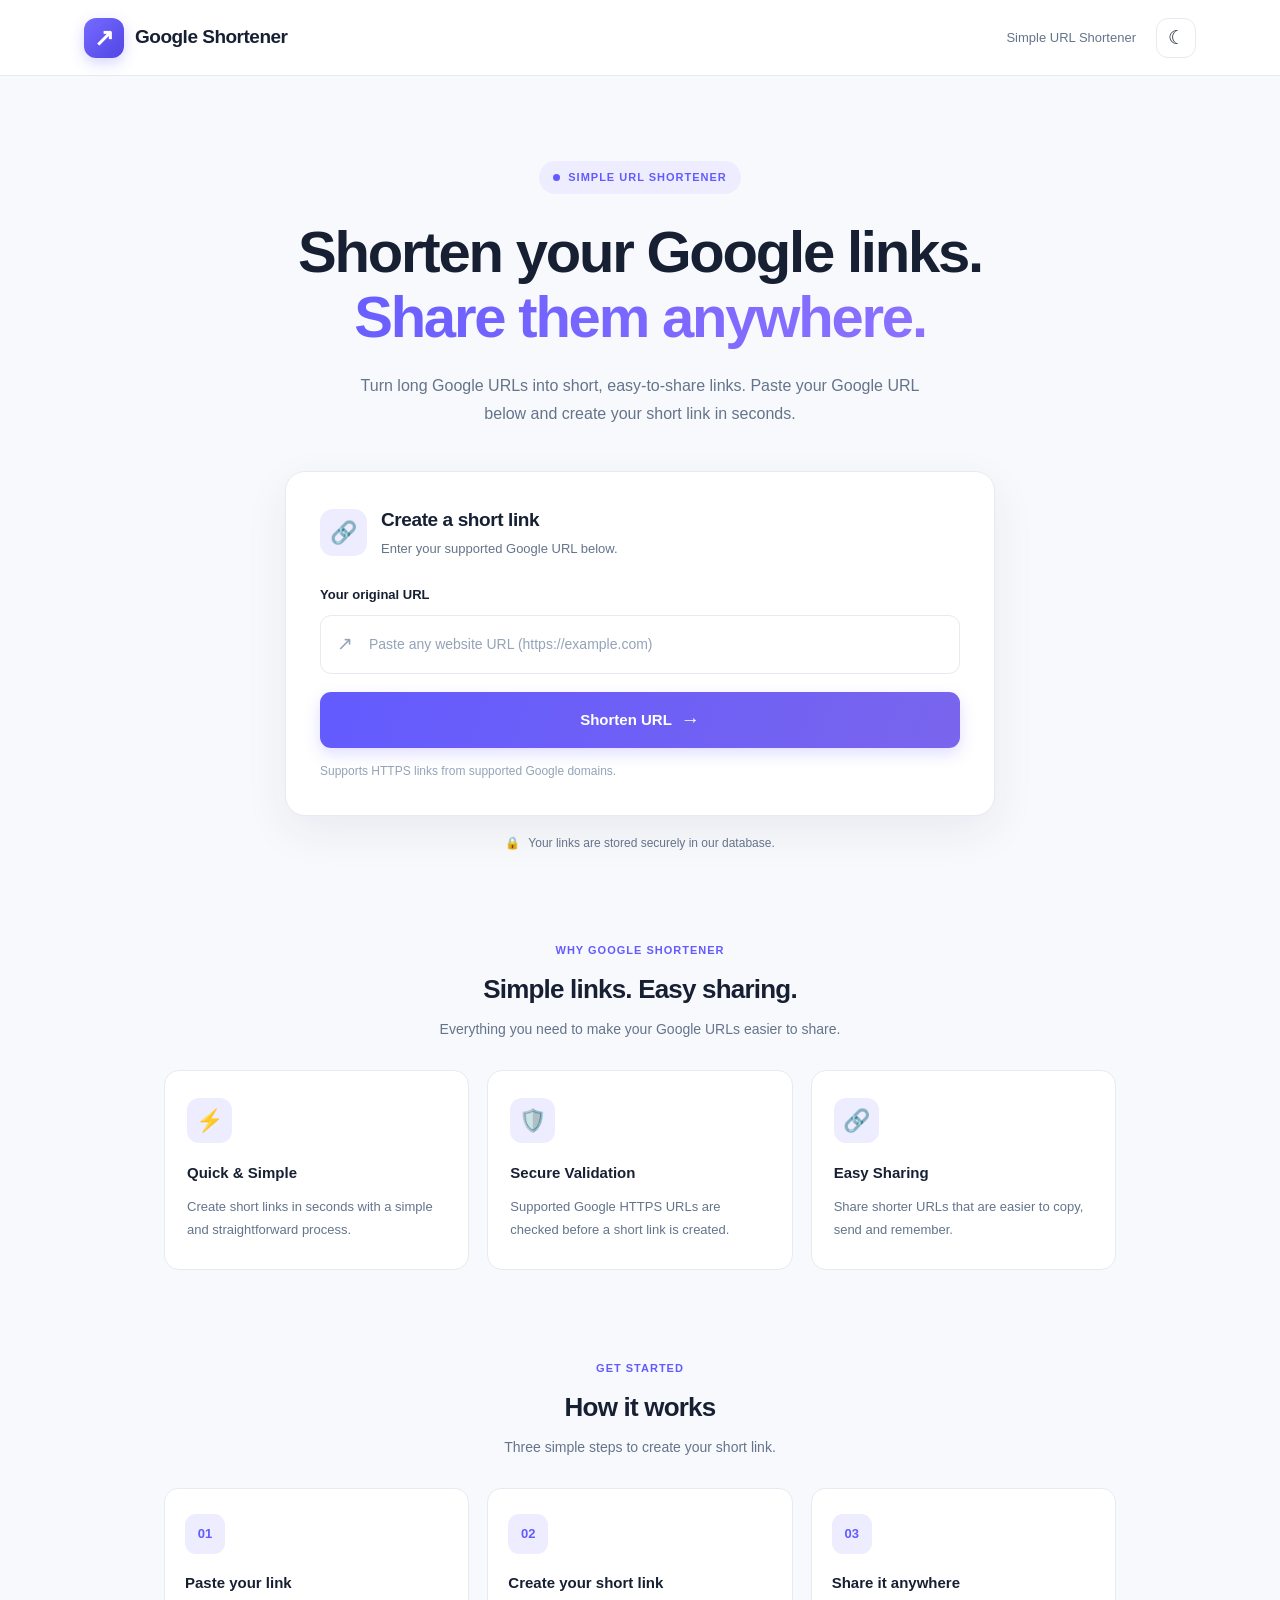
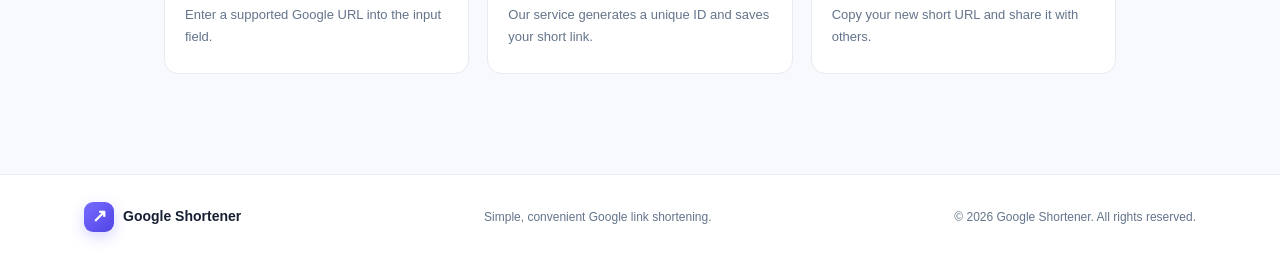
<file: index.html>
<!DOCTYPE html>
<html lang="en" data-theme="light">
<head>
    <meta charset="UTF-8">
    <meta name="viewport" content="width=device-width, initial-scale=1.0">

    <title>Google Shortener — Simple Google URL Shortener</title>

    <meta name="description"
          content="Shorten your supported Google links with Google Shortener. Create simple, secure and easy-to-share short URLs.">

    <meta name="theme-color" content="#f8fafc">

    <link rel="stylesheet" href="css/style.css">
</head>

<body>

    <!-- Navigation -->
    <header class="navbar">
        <div class="nav-container">

            <a href="#" class="brand">
                <span class="brand-icon">↗</span>
                <span>Google Shortener</span>
            </a>

            <div class="nav-actions">
                <span class="nav-label">Simple URL Shortener</span>

                <button
                    type="button"
                    class="theme-toggle"
                    id="themeToggle"
                    aria-label="Toggle color theme"
                    title="Toggle theme"
                >
                    <span id="themeIcon">☀</span>
                </button>
            </div>

        </div>
    </header>


    <!-- Main Content -->
    <main class="main">

        <!-- Hero Section -->
        <section class="hero">

            <span class="tag">
                <span class="tag-dot"></span>
                SIMPLE URL SHORTENER
            </span>

            <h1>
                Shorten your Google links.
                <span>Share them anywhere.</span>
            </h1>

            <p>
                Turn long Google URLs into short, easy-to-share links.
                Paste your Google URL below and create your short link
                in seconds.
            </p>

        </section>


        <!-- URL Shortener -->
        <section class="shortener-section">

            <div class="shortener-card">

                <div class="card-heading">
                    <div class="card-icon">🔗</div>

                    <div>
                        <h2>Create a short link</h2>
                        <p>Enter your supported Google URL below.</p>
                    </div>
                </div>


                <form id="shortenerForm" novalidate>

                    <label for="googleUrl">
                        Your original URL
                    </label>

                    <div class="input-wrapper">
                        <span class="input-icon">↗</span>

                        <input
                            type="url"
                            id="googleUrl"
                            placeholder="Paste any website URL (https://example.com)"
                            autocomplete="url"
                            required
                        >
                    </div>

                    <button
                        type="submit"
                        id="shortenButton"
                        class="shorten-button"
                    >
                        Shorten URL
                        <span>→</span>
                    </button>

                    <p class="helper-text">
                        Supports HTTPS links from supported Google domains.
                    </p>

                </form>


                <!-- API Success / Error Messages -->
                <div
                    id="message"
                    class="message"
                    role="status"
                    aria-live="polite"
                    hidden
                ></div>

            </div>

            <p class="security-note">
                <span>🔒</span>
                Your links are stored securely in our database.
            </p>

        </section>


        <!-- Features -->
        <section class="features">

            <div class="section-heading">
                <span class="section-label">WHY GOOGLE SHORTENER</span>
                <h2>Simple links. Easy sharing.</h2>
                <p>Everything you need to make your Google URLs easier to share.</p>
            </div>


            <div class="feature-grid">

                <article class="feature">
                    <div class="feature-icon">⚡</div>

                    <h3>Quick & Simple</h3>

                    <p>
                        Create short links in seconds with a simple
                        and straightforward process.
                    </p>
                </article>


                <article class="feature">
                    <div class="feature-icon">🛡️</div>

                    <h3>Secure Validation</h3>

                    <p>
                        Supported Google HTTPS URLs are checked
                        before a short link is created.
                    </p>
                </article>


                <article class="feature">
                    <div class="feature-icon">🔗</div>

                    <h3>Easy Sharing</h3>

                    <p>
                        Share shorter URLs that are easier to copy,
                        send and remember.
                    </p>
                </article>

            </div>

        </section>


        <!-- How It Works -->
        <section class="how-it-works">

            <div class="section-heading">
                <span class="section-label">GET STARTED</span>
                <h2>How it works</h2>
                <p>Three simple steps to create your short link.</p>
            </div>


            <div class="steps">

                <article class="step">
                    <span class="step-number">01</span>

                    <h3>Paste your link</h3>

                    <p>
                        Enter a supported Google URL into the input field.
                    </p>
                </article>


                <article class="step">
                    <span class="step-number">02</span>

                    <h3>Create your short link</h3>

                    <p>
                        Our service generates a unique ID and saves
                        your short link.
                    </p>
                </article>


                <article class="step">
                    <span class="step-number">03</span>

                    <h3>Share it anywhere</h3>

                    <p>
                        Copy your new short URL and share it with others.
                    </p>
                </article>

            </div>

        </section>

    </main>


    <!-- Footer -->
    <footer class="footer">

        <div class="footer-container">

            <a href="#" class="footer-brand">
                <span class="brand-icon">↗</span>
                Google Shortener
            </a>

            <p>
                Simple, convenient Google link shortening.
            </p>

            <span class="copyright">
                © 2026 Google Shortener. All rights reserved.
            </span>

        </div>

    </footer>


    <!-- JavaScript -->
    <script src="js/app.js"></script>
    <script src="js/theme.js"></script>

</body>
</html>
</file>
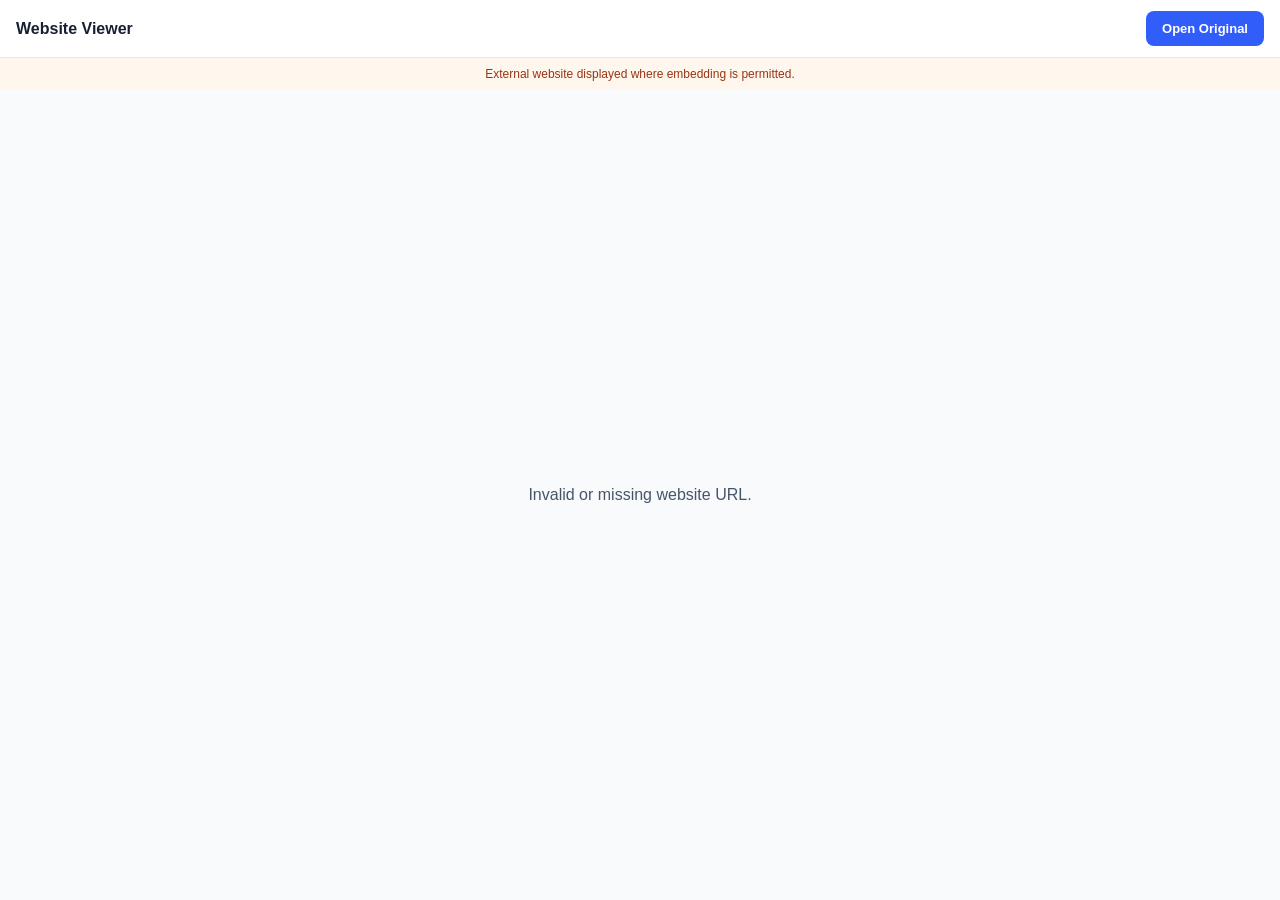
<file: masking/index.html>
<!DOCTYPE html>
<html lang="en">
<head>
    <meta charset="UTF-8">
    <meta name="viewport" content="width=device-width, initial-scale=1.0">

    <title>Website Viewer</title>

    <style>
        * {
            margin: 0;
            padding: 0;
            box-sizing: border-box;
        }

        body {
            font-family: Arial, sans-serif;
            background: #f8fafc;
            height: 100vh;
            overflow: hidden;
        }

        .viewer {
            height: 100vh;
            display: flex;
            flex-direction: column;
        }

        .toolbar {
            min-height: 58px;
            padding: 10px 16px;
            display: flex;
            align-items: center;
            justify-content: space-between;
            gap: 12px;
            background: #ffffff;
            border-bottom: 1px solid #e2e8f0;
        }

        .brand {
            font-size: 16px;
            font-weight: 700;
            color: #172033;
        }

        .open-button {
            padding: 10px 16px;
            border-radius: 8px;
            background: #315efb;
            color: #ffffff;
            text-decoration: none;
            font-size: 13px;
            font-weight: 600;
        }

        .frame-container {
            flex: 1;
            position: relative;
            background: #ffffff;
        }

        iframe {
            width: 100%;
            height: 100%;
            border: none;
            display: block;
            background: #ffffff;
        }

        .loading {
            position: absolute;
            inset: 0;
            display: flex;
            align-items: center;
            justify-content: center;
            flex-direction: column;
            gap: 12px;
            background: #f8fafc;
            color: #475569;
            z-index: 2;
        }

        .spinner {
            width: 35px;
            height: 35px;
            border: 4px solid #dbeafe;
            border-top-color: #315efb;
            border-radius: 50%;
            animation: spin 0.8s linear infinite;
        }

        @keyframes spin {
            to {
                transform: rotate(360deg);
            }
        }

        .hidden {
            display: none;
        }

        .notice {
            padding: 9px 14px;
            background: #fff7ed;
            color: #9a3412;
            font-size: 12px;
            text-align: center;
        }

        @media (max-width: 500px) {
            .toolbar {
                padding: 10px;
            }

            .brand {
                font-size: 14px;
            }

            .open-button {
                padding: 9px 11px;
            }
        }
    </style>
</head>

<body>

    <main class="viewer">

        <header class="toolbar">
            <div class="brand">Website Viewer</div>

            <a
                id="openOriginal"
                class="open-button"
                href="#"
                target="_blank"
                rel="noopener noreferrer"
            >
                Open Original
            </a>
        </header>

        <div class="notice">
            External website displayed where embedding is permitted.
        </div>

        <section class="frame-container">

            <div class="loading" id="loading">
                <div class="spinner"></div>
                <p>Loading website...</p>
            </div>

            <iframe
                id="websiteFrame"
                title="External website"
                referrerpolicy="no-referrer"
                allowfullscreen
            ></iframe>

        </section>

    </main>

    <script>
        "use strict";

        const params = new URLSearchParams(window.location.search);
        const destination = params.get("url");

        const frame = document.getElementById("websiteFrame");
        const loading = document.getElementById("loading");
        const openOriginal = document.getElementById("openOriginal");

        // Validate destination URL.
        function validateDestination(value) {
            try {
                const url = new URL(value);

                return (
                    url.protocol === "https:" &&
                    !url.username &&
                    !url.password &&
                    !url.port &&
                    url.hostname.includes(".") &&
                    !url.hostname.startsWith("[") &&
                    !/^\d{1,3}(\.\d{1,3}){3}$/.test(url.hostname) &&
                    url.hostname !== "localhost" &&
                    !url.hostname.endsWith(".localhost") &&
                    !url.hostname.endsWith(".local") &&
                    !url.hostname.endsWith(".internal")
                );
            } catch {
                return false;
            }
        }

        // Domains that require direct navigation.
        const blockedDomains = [
            "google.com",
            "youtube.com",
            "youtu.be",
            "facebook.com",
            "instagram.com"
        ];

        // Match exact domain and its subdomains.
        function requiresRedirect(hostname) {
            return blockedDomains.some(domain => {
                return (
                    hostname === domain ||
                    hostname.endsWith("." + domain)
                );
            });
        }

        if (!destination || !validateDestination(destination)) {

            loading.innerHTML =
                "<p>Invalid or missing website URL.</p>";

        } else {

            const destinationUrl = new URL(destination);
            const hostname = destinationUrl.hostname.toLowerCase();

            openOriginal.href = destination;

            if (requiresRedirect(hostname)) {

                // Open known non-embeddable platforms directly.
                window.location.replace(destination);

            } else {

                // Display other websites where embedding is permitted.
                frame.addEventListener("load", function () {
                    loading.classList.add("hidden");
                });

                frame.src = destination;
            }
        }
    </script>

</body>
</html>
</file>
<file: css/style.css>
/* ========================================
   GOOGLE SHORTENER - PROFESSIONAL DESIGN
======================================== */

* {
    margin: 0;
    padding: 0;
    box-sizing: border-box;
}

:root {
    color-scheme: light;

    --primary: #635bff;
    --primary-dark: #5145e5;
    --primary-soft: #eeedff;

    --text: #172033;
    --muted: #64748b;
    --subtle: #94a3b8;

    --border: #e8eaf2;
    --background: #f8f9fc;
    --surface: #ffffff;
    --input-background: #ffffff;

    --success-bg: #effaf3;
    --success-text: #166534;
    --success-border: #ccebd5;

    --error-bg: #fff1f0;
    --error-text: #b42318;
    --error-border: #ffd4d0;

    --shadow: 0 15px 45px rgba(35, 40, 85, 0.07);
}

html {
    scroll-behavior: smooth;
}

body {
    font-family: Inter, -apple-system, BlinkMacSystemFont,
        "Segoe UI", Arial, sans-serif;

    background: var(--background);
    color: var(--text);
    min-height: 100vh;
    line-height: 1.5;

    transition:
        background 0.25s ease,
        color 0.25s ease;
}

/* DARK THEME */

html[data-theme="dark"] {
    color-scheme: dark;

    --primary: #8b83ff;
    --primary-dark: #756bff;
    --primary-soft: #29264a;

    --text: #f1f3f9;
    --muted: #a5aec0;
    --subtle: #8792a7;

    --border: #30364a;
    --background: #111522;
    --surface: #1a2030;
    --input-background: #141a28;

    --success-bg: #142b22;
    --success-text: #a4e6b8;
    --success-border: #28563a;

    --error-bg: #321e23;
    --error-text: #ffb4ac;
    --error-border: #69343b;

    --shadow: 0 15px 45px rgba(0, 0, 0, 0.2);
}

/* NAVIGATION */

.navbar {
    width: 100%;
    height: 76px;

    background: var(--surface);
    border-bottom: 1px solid var(--border);

    display: flex;
    align-items: center;

    transition: background 0.25s ease;
}

.nav-container {
    width: 100%;
    max-width: 1160px;
    margin: auto;
    padding: 0 24px;

    display: flex;
    align-items: center;
    justify-content: space-between;
}

.brand {
    display: flex;
    align-items: center;
    gap: 11px;

    color: var(--text);
    text-decoration: none;

    font-size: 19px;
    font-weight: 750;
    letter-spacing: -0.5px;
}

.brand-icon {
    width: 40px;
    height: 40px;

    display: flex;
    align-items: center;
    justify-content: center;

    background: linear-gradient(135deg, #766bff, #5145e5);
    color: #ffffff;

    border-radius: 12px;
    font-size: 24px;

    box-shadow: 0 5px 14px rgba(99, 91, 255, 0.25);
}

.nav-actions {
    display: flex;
    align-items: center;
    gap: 20px;
}

.nav-label {
    color: var(--muted);
    font-size: 13px;
}

.theme-toggle {
    width: 40px;
    height: 40px;

    border: 1px solid var(--border);
    border-radius: 12px;

    background: var(--surface);
    color: var(--text);

    font-size: 19px;
    cursor: pointer;

    display: flex;
    align-items: center;
    justify-content: center;

    transition: 0.2s;
}

.theme-toggle:hover {
    background: var(--primary-soft);
    border-color: var(--primary);
    transform: translateY(-2px);
}

/* MAIN */

.main {
    width: 100%;
    max-width: 1000px;

    margin: auto;
    padding: 85px 24px 80px;
}

/* HERO */

.hero {
    max-width: 760px;
    margin: 0 auto 42px;

    text-align: center;
}

.tag {
    display: inline-flex;
    align-items: center;
    gap: 8px;

    padding: 8px 14px;

    background: var(--primary-soft);
    color: var(--primary);

    border-radius: 30px;

    font-size: 11px;
    font-weight: 750;
    letter-spacing: 1px;

    margin-bottom: 25px;
}

.tag-dot {
    width: 7px;
    height: 7px;

    background: var(--primary);
    border-radius: 50%;
}

.hero h1 {
    font-size: clamp(36px, 6vw, 58px);
    line-height: 1.13;

    letter-spacing: -2.2px;
    font-weight: 800;

    margin-bottom: 22px;
}

.hero h1 span {
    display: block;

    background: linear-gradient(100deg, #635bff, #9274ff);
    background-clip: text;
    -webkit-background-clip: text;
    -webkit-text-fill-color: transparent;
}

.hero p {
    max-width: 580px;
    margin: auto;

    color: var(--muted);

    font-size: 16px;
    line-height: 1.8;
}

/* SHORTENER */

.shortener-section {
    max-width: 710px;
    margin: auto;
}

.shortener-card {
    padding: 34px;

    background: var(--surface);
    border: 1px solid var(--border);
    border-radius: 20px;

    box-shadow: var(--shadow);

    transition: background 0.25s ease;
}

.card-heading {
    display: flex;
    align-items: center;
    gap: 14px;

    margin-bottom: 27px;
}

.card-icon {
    width: 47px;
    height: 47px;

    display: flex;
    align-items: center;
    justify-content: center;

    background: var(--primary-soft);
    color: var(--primary);

    border-radius: 13px;
    font-size: 22px;
}

.card-heading h2 {
    font-size: 19px;
    letter-spacing: -0.4px;
    margin-bottom: 4px;
}

.card-heading p {
    color: var(--muted);
    font-size: 13px;
}

.shortener-card label {
    display: block;

    font-size: 13px;
    font-weight: 700;

    margin-bottom: 10px;
}

.input-wrapper {
    position: relative;
}

.input-icon {
    position: absolute;
    left: 17px;
    top: 50%;

    transform: translateY(-50%);

    color: var(--subtle);
    font-size: 19px;
}

.shortener-card input {
    width: 100%;
    height: 59px;

    padding: 0 17px 0 48px;

    background: var(--input-background);
    color: var(--text);

    border: 1px solid var(--border);
    border-radius: 11px;

    outline: none;
    font-size: 14px;

    transition: 0.2s;
}

.shortener-card input::placeholder {
    color: var(--subtle);
}

.shortener-card input:focus {
    border-color: var(--primary);

    box-shadow: 0 0 0 4px
        rgba(99, 91, 255, 0.11);
}

.shorten-button {
    width: 100%;
    height: 56px;

    margin-top: 18px;

    display: flex;
    align-items: center;
    justify-content: center;
    gap: 9px;

    background: linear-gradient(110deg, #635bff, #7965ed);
    color: #ffffff;

    border: none;
    border-radius: 11px;

    font-size: 15px;
    font-weight: 750;

    cursor: pointer;

    box-shadow: 0 6px 16px
        rgba(99, 91, 255, 0.2);

    transition: 0.2s;
}

.shorten-button:hover {
    background: linear-gradient(110deg, #5145e5, #6955d9);
    transform: translateY(-2px);

    box-shadow: 0 9px 20px
        rgba(99, 91, 255, 0.25);
}

.shorten-button:active {
    transform: translateY(0);
}

.shorten-button:disabled {
    opacity: 0.65;
    cursor: wait;
    transform: none;
}

.shorten-button span {
    font-size: 19px;
}

.helper-text {
    margin-top: 14px;

    color: var(--subtle);
    font-size: 12px;
    line-height: 1.6;
}

/* RESULT MESSAGES */

.message {
    margin-top: 22px;
    padding: 18px;

    border-radius: 12px;

    font-size: 14px;
    line-height: 1.6;

    overflow-wrap: anywhere;
}

.message[hidden] {
    display: none;
}

.message.success {
    color: var(--success-text);
    background: var(--success-bg);
    border: 1px solid var(--success-border);
}

.message.error {
    color: var(--error-text);
    background: var(--error-bg);
    border: 1px solid var(--error-border);
}

/* GENERATED SHORT LINK */

.success-result {
    display: flex;
    flex-direction: column;
    gap: 11px;
}

.success-result p {
    margin: 0;
}

.success-result a.short-link {
    display: block;

    padding: 12px;

    color: var(--primary);
    background: var(--surface);

    border: 1px solid var(--border);
    border-radius: 9px;

    text-decoration: none;
    font-weight: 700;

    overflow-wrap: anywhere;
}

.success-result a.short-link:hover {
    text-decoration: underline;
}

.short-link-actions {
    display: flex;
    flex-wrap: wrap;
    gap: 10px;
}

.short-link-actions button,
.short-link-actions a {
    flex: 1;
    min-width: 120px;

    min-height: 42px;
    padding: 10px 15px;

    display: inline-flex;
    align-items: center;
    justify-content: center;

    border-radius: 9px;

    font-size: 13px;
    font-weight: 700;

    text-decoration: none;
    cursor: pointer;

    transition: 0.2s;
}

.short-link-actions .copy-button {
    background: var(--primary);
    color: #ffffff;
    border: 1px solid var(--primary);
}

.short-link-actions .copy-button:hover {
    background: var(--primary-dark);
}

.short-link-actions .open-button {
    background: var(--surface);
    color: var(--primary);
    border: 1px solid var(--border);
}

.short-link-actions .open-button:hover {
    border-color: var(--primary);
    background: var(--primary-soft);
}

/* SECURITY NOTE */

.security-note {
    margin-top: 18px;

    text-align: center;

    color: var(--muted);
    font-size: 12px;
}

.security-note span {
    margin-right: 5px;
}

/* SECTION HEADINGS */

.section-heading {
    text-align: center;
    margin-bottom: 30px;
}

.section-label {
    display: inline-block;

    color: var(--primary);

    font-size: 11px;
    font-weight: 750;
    letter-spacing: 1px;

    margin-bottom: 12px;
}

.section-heading h2 {
    font-size: 26px;
    letter-spacing: -0.8px;

    margin-bottom: 10px;
}

.section-heading p {
    color: var(--muted);
    font-size: 14px;
}

/* FEATURES */

.features {
    margin-top: 85px;
}

.feature-grid {
    display: grid;
    grid-template-columns: repeat(3, 1fr);
    gap: 18px;
}

.feature {
    padding: 27px 22px;

    background: var(--surface);
    border: 1px solid var(--border);
    border-radius: 15px;

    text-align: left;

    transition:
        transform 0.2s ease,
        border-color 0.2s ease,
        background 0.25s ease;
}

.feature:hover {
    transform: translateY(-4px);
    border-color: var(--primary);
}

.feature-icon {
    width: 45px;
    height: 45px;

    display: flex;
    align-items: center;
    justify-content: center;

    background: var(--primary-soft);
    border-radius: 12px;

    font-size: 22px;
    margin-bottom: 19px;
}

.feature h3 {
    font-size: 15px;
    margin-bottom: 10px;
}

.feature p {
    color: var(--muted);
    font-size: 13px;
    line-height: 1.8;
}

/* HOW IT WORKS */

.how-it-works {
    margin-top: 85px;
}

.steps {
    display: grid;
    grid-template-columns: repeat(3, 1fr);
    gap: 18px;
}

.step {
    padding: 25px 20px;

    background: var(--surface);
    border: 1px solid var(--border);
    border-radius: 14px;

    transition:
        border-color 0.2s ease,
        background 0.25s ease;
}

.step:hover {
    border-color: var(--primary);
}

.step-number {
    display: inline-flex;
    align-items: center;
    justify-content: center;

    width: 40px;
    height: 40px;

    background: var(--primary-soft);
    color: var(--primary);

    border-radius: 11px;

    font-size: 13px;
    font-weight: 800;

    margin-bottom: 18px;
}

.step h3 {
    font-size: 15px;
    margin-bottom: 9px;
}

.step p {
    color: var(--muted);
    font-size: 13px;
    line-height: 1.7;
}

/* FOOTER */

.footer {
    margin-top: 20px;

    background: var(--surface);
    border-top: 1px solid var(--border);

    transition: background 0.25s ease;
}

.footer-container {
    max-width: 1160px;
    margin: auto;
    padding: 27px 24px;

    display: flex;
    align-items: center;
    justify-content: space-between;
    flex-wrap: wrap;
    gap: 15px;
}

.footer-brand {
    display: inline-flex;
    align-items: center;
    gap: 9px;

    color: var(--text);
    text-decoration: none;

    font-size: 14px;
    font-weight: 750;
}

.footer-brand .brand-icon {
    width: 30px;
    height: 30px;
    border-radius: 9px;
    font-size: 18px;
}

.footer-container p,
.copyright {
    color: var(--muted);
    font-size: 12px;
}

/* ACCESSIBILITY */

button:focus-visible,
a:focus-visible,
input:focus-visible {
    outline: 3px solid var(--primary);
    outline-offset: 3px;
}

/* MOBILE RESPONSIVE */

@media (max-width: 700px) {

    .navbar {
        height: 68px;
    }

    .nav-container {
        padding: 0 17px;
    }

    .brand {
        font-size: 16px;
        gap: 8px;
    }

    .brand-icon {
        width: 35px;
        height: 35px;
    }

    .nav-actions {
        gap: 10px;
    }

    .nav-label {
        display: none;
    }

    .main {
        padding: 65px 17px 55px;
    }

    .hero {
        margin-bottom: 33px;
    }

    .hero h1 {
        font-size: clamp(34px, 9vw, 46px);
        letter-spacing: -1.5px;
    }

    .hero p {
        font-size: 14px;
    }

    .shortener-card {
        padding: 24px 19px;
        border-radius: 16px;
    }

    .card-heading h2 {
        font-size: 17px;
    }

    .feature-grid,
    .steps {
        grid-template-columns: 1fr;
        gap: 13px;
    }

    .features,
    .how-it-works {
        margin-top: 65px;
    }

    .feature {
        padding: 22px;
    }

    .step {
        padding: 22px;
    }

    .section-heading h2 {
        font-size: 23px;
    }

    .footer-container {
        flex-direction: column;
        text-align: center;
        padding: 28px 18px;
    }
}

/* SMALL MOBILE */

@media (max-width: 380px) {

    .brand {
        font-size: 14px;
    }

    .main {
        padding-left: 13px;
        padding-right: 13px;
    }

    .shortener-card {
        padding: 20px 15px;
    }

    .hero h1 {
        font-size: 32px;
    }

    .short-link-actions {
        flex-direction: column;
    }
}

/* REDUCE MOTION */

@media (prefers-reduced-motion: reduce) {

    *,
    *::before,
    *::after {
        scroll-behavior: auto !important;
        transition-duration: 0.01ms !important;
        animation-duration: 0.01ms !important;
    }
}
</file>
